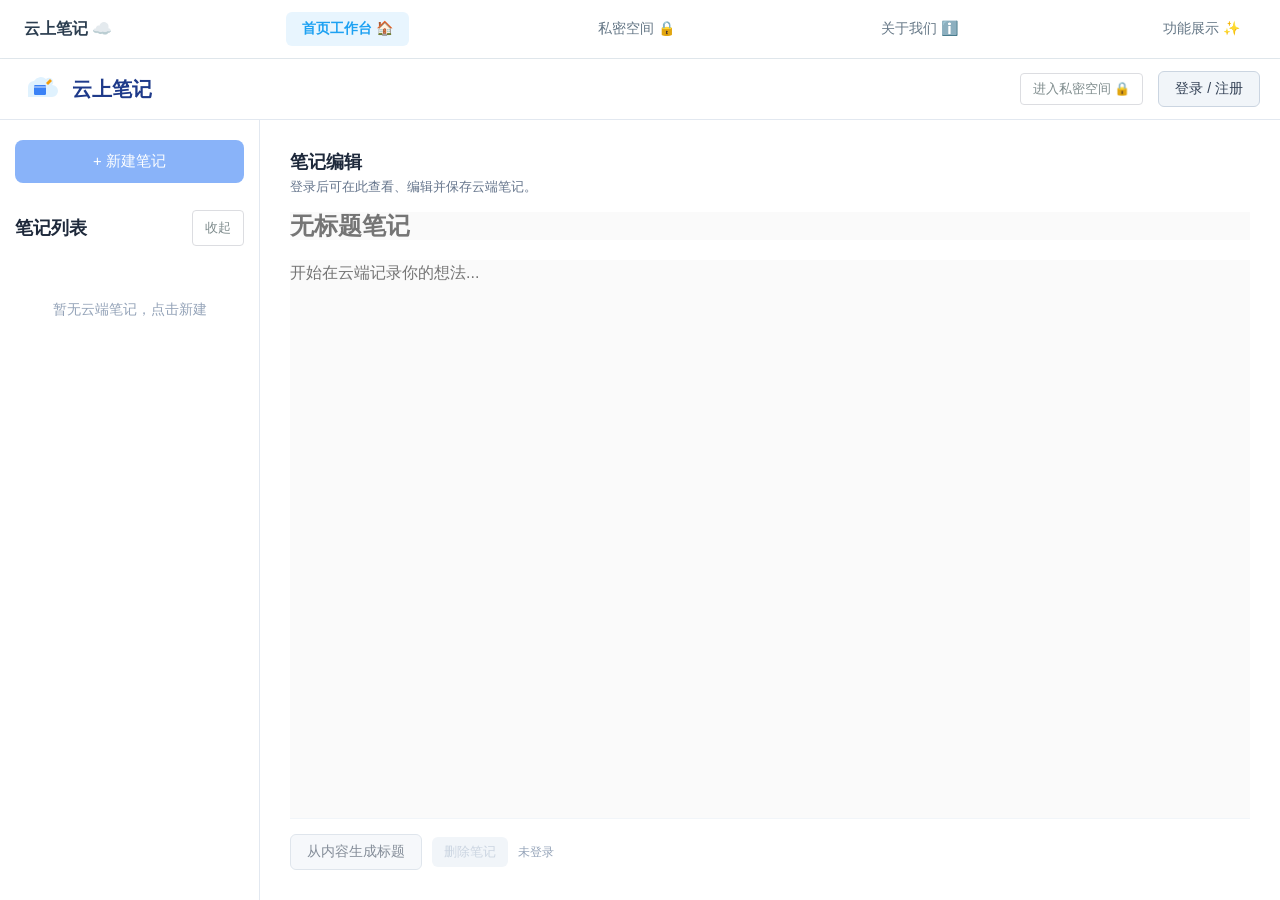
<file: index.html>
<!DOCTYPE html>
<html lang="zh-CN">
<head>
    <meta charset="UTF-8">
    <meta name="viewport" content="width=device-width, initial-scale=1.0">
        <meta http-equiv="Content-Security-Policy" content="
            default-src 'self';
            script-src 'self';
            style-src 'self';
            connect-src 'self' https://*.supabase.co https://supabase.com wss://*.supabase.co;
            form-action 'self' https://*.supabase.co https://supabase.com;
            img-src 'self' data:;
        ">
    <title>云上笔记 - 随心记录，云端相伴</title>
    <link rel="icon" href="favicon.svg" type="image/svg+xml">
    <link rel="stylesheet" href="style.css">
    <script src="config.js" defer></script>
    <script src="supabase.js" defer></script>
</head>
<body>
    <noscript>
        <div class="noscript-warning">请开启 JavaScript 后再访问本网站。</div>
    </noscript>
    <div id="global-navbar" class="navbar-box"></div>

    </div>
    <header>
        <div class="header-container">
            <div class="logo-container">
                <svg class="logo-svg" viewBox="0 0 100 100" width="40" height="40">
                    <path d="M20 70 L80 70 A15 15 0 0 0 80 40 A10 10 0 0 0 65 25 A20 20 0 0 0 35 30 A15 15 0 0 0 20 45 Z" fill="#e0f2fe"/>
                    <rect x="35" y="40" width="30" height="25" rx="3" fill="#3b82f6" />
                    <line x1="35" y1="45" x2="65" y2="45" stroke="#ffffff" stroke-width="2"/>
                    <path d="M65 35 L75 25 L80 30 L70 40 Z" fill="#f59e0b"/>
                </svg>
                <h1>云上笔记</h1>
            </div>
            <div class="user-auth-zone">
                <span id="user-email" class="user-email"></span>
                <button id="goToSecretBtn" class="btn-nav">进入私密空间 🔒</button>
                <button id="auth-btn" class="btn-secondary">登录 / 注册</button>
                <button id="delete-account-btn" class="btn-danger hidden">注销账户</button>
            </div>
        </div>
    </header>

    <main class="main-container">
        <section class="sidebar">
            <div class="sidebar-actions">
                <button id="new-note-btn" class="btn-primary" disabled>+ 新建笔记</button>
            </div>
            <div class="sidebar-header">
                <h2>笔记列表</h2>
                <button id="noteListToggleBtn" class="btn-nav" aria-expanded="true">收起</button>
            </div>
            <div id="notes-list" class="notes-list">
                <div class="placeholder-text">请先登录以同步云端笔记</div>
            </div>
        </section>

        <section class="editor-area">
            <div class="editor-header">
                <div class="editor-title-group">
                    <h2>笔记编辑</h2>
                    <p class="editor-hint">登录后可在此查看、编辑并保存云端笔记。</p>
                </div>
            </div>
            <input type="text" id="note-title" placeholder="无标题笔记" class="input-title" disabled>
            <textarea id="note-content" placeholder="开始在云端记录你的想法..." class="textarea-content" disabled></textarea>
            <div class="editor-footer">
                <button id="generate-title-btn" class="btn-secondary" disabled>从内容生成标题</button>
                <button id="delete-note-btn" class="btn-danger" disabled>删除笔记</button>
                <span id="save-status" class="status-text">未登录</span>
            </div>
        </section>
    </main>

    <div id="auth-modal" class="modal hidden">
        <div class="modal-content">
            <div class="auth-mode-buttons">
                <button type="button" id="login-mode-btn" class="btn-primary auth-mode-active">登录</button>
                <button type="button" id="register-mode-btn" class="btn-secondary">注册</button>
            </div>
            <h2 id="modal-title">账户登录</h2>
            <div id="auth-error" class="auth-error"></div>
            <input type="email" id="auth-input-email" placeholder="请输入邮箱">
            <input type="password" id="auth-input-password" placeholder="请输入密码">
            <div id="redirect-option-container" class="auth-redirect-option">
                <label>
                    <input type="checkbox" id="auth-redirect-checkbox" checked>
                    邮箱确认后跳回我的网站
                </label>
            </div>
            <div class="modal-buttons">
                <button id="submit-auth" class="btn-primary">登录</button>
                <button id="close-modal" class="btn-text">取消</button>
            </div>
        </div>
    </div>

    <div id="title-confirm-modal" class="modal hidden">
        <div class="modal-content">
            <h2>确认/编辑标题</h2>
            <input type="text" id="generated-title-input" placeholder="自动生成的标题" />
            <div class="modal-buttons">
                <button id="confirm-title-btn" class="btn-primary">确认并保存</button>
                <button id="cancel-title-btn" class="btn-secondary">取消</button>
            </div>
        </div>
    </div>
<script src="common.js" defer></script>
<script src="script.js" defer></script>
</body>
</html>
</file>
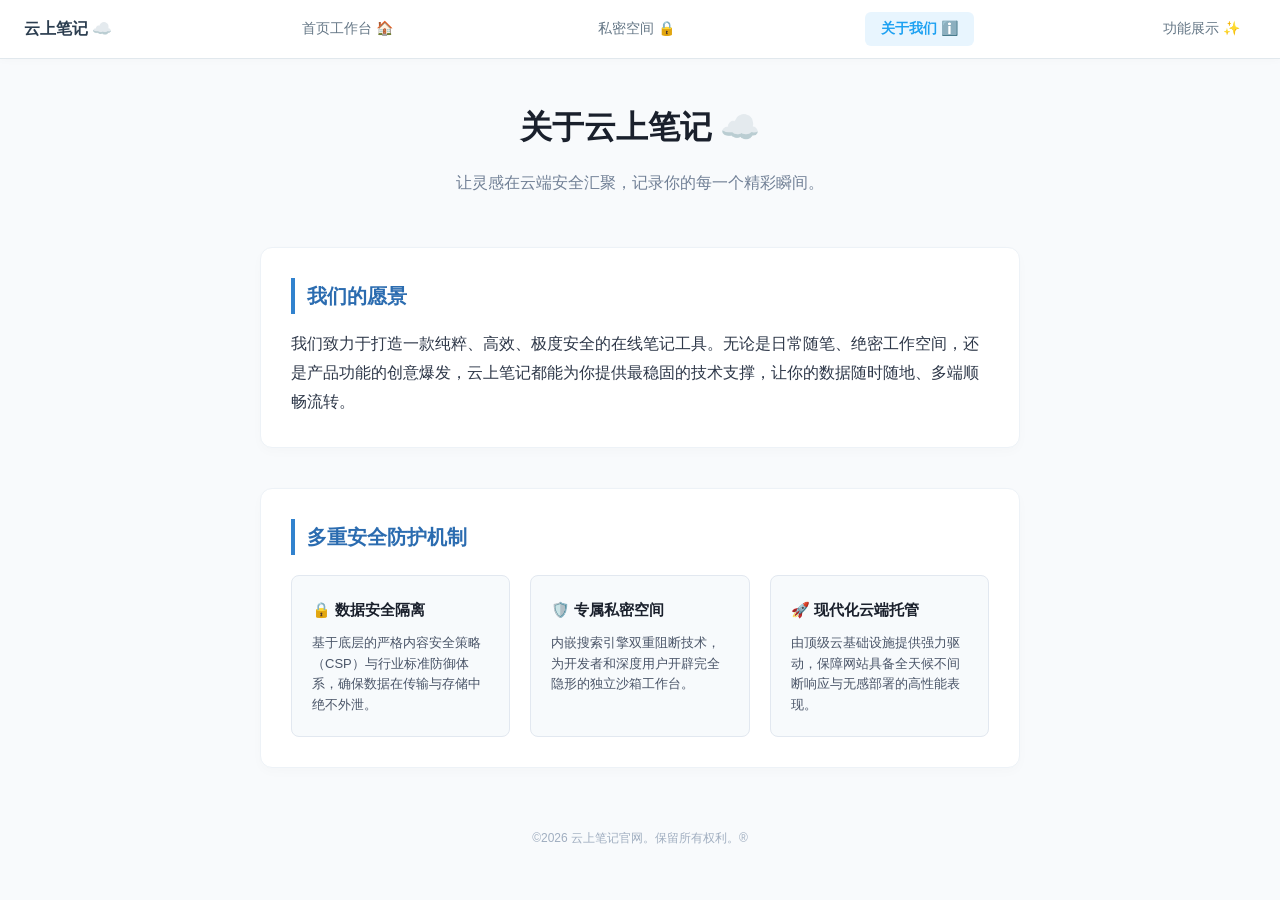
<file: about.html>
<!DOCTYPE html>
<html lang="zh-CN">
<head>
    <meta charset="UTF-8">
    <meta name="viewport" content="width=device-width, initial-scale=1.0">
    <title>关于我们 - 云上笔记</title>
    <link rel="stylesheet" href="style.css">
    <link rel="stylesheet" href="about.css">
</head>
<body>

    <div id="global-navbar"></div>

    <div class="about-container">
        <section class="about-hero">
            <h1>关于云上笔记 ☁️</h1>
            <p class="subtitle">让灵感在云端安全汇聚，记录你的每一个精彩瞬间。</p>
        </section>

        <section class="about-section">
            <h3>我们的愿景</h3>
            <p>我们致力于打造一款纯粹、高效、极度安全的在线笔记工具。无论是日常随笔、绝密工作空间，还是产品功能的创意爆发，云上笔记都能为你提供最稳固的技术支撑，让你的数据随时随地、多端顺畅流转。</p>
        </section>

        <section class="about-section">
            <h3>多重安全防护机制</h3>
            <div class="features-grid">
                <div class="feature-item">
                    <h4>🔒 数据安全隔离</h4>
                    <p>基于底层的严格内容安全策略（CSP）与行业标准防御体系，确保数据在传输与存储中绝不外泄。</p>
                </div>
                <div class="feature-item">
                    <h4>🛡️ 专属私密空间</h4>
                    <p>内嵌搜索引擎双重阻断技术，为开发者和深度用户开辟完全隐形的独立沙箱工作台。</p>
                </div>
                <div class="feature-item">
                    <h4>🚀 现代化云端托管</h4>
                    <p>由顶级云基础设施提供强力驱动，保障网站具备全天候不间断响应与无感部署的高性能表现。</p>
                </div>
            </div>
        </section>

        <footer class="about-footer">
            <p>&copy;2026 云上笔记官网。保留所有权利。&reg;</p>
        </footer>
    </div>
    <script src="common.js"></script>
</body>
</html>
</file>
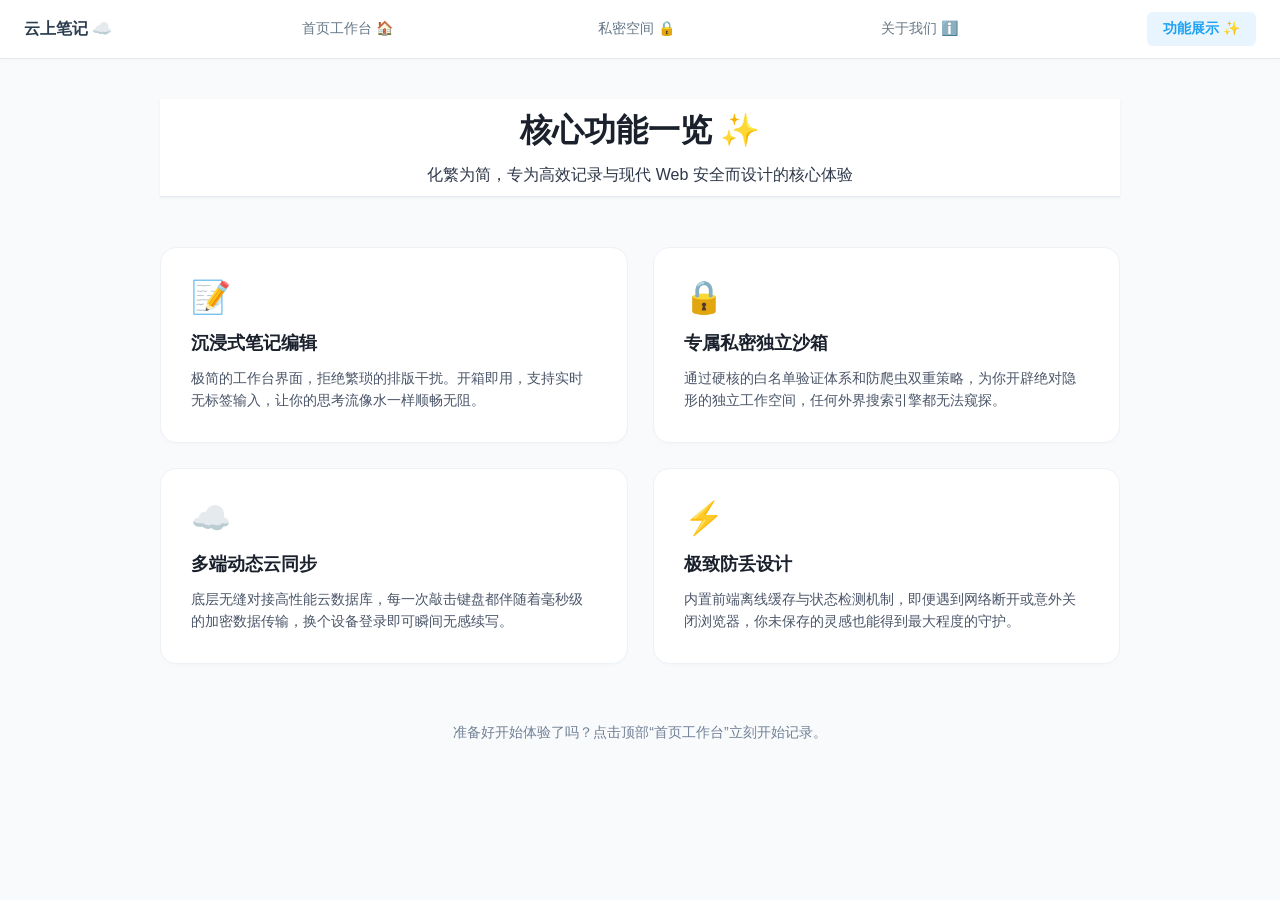
<file: display.html>
<!DOCTYPE html>
<html lang="zh-CN">
<head>
    <meta charset="UTF-8">
    <meta name="viewport" content="width=device-width, initial-scale=1.0">
    <title>功能展示 - 云上笔记</title>
    
    <link rel="stylesheet" href="style.css">
    <link rel="stylesheet" href="display.css">
</head>
<body>

    <div id="global-navbar"></div>

    <div class="display-container">
        <header class="display-header">
            <h1>核心功能一览 ✨</h1>
            <p class="subtitle">化繁为简，专为高效记录与现代 Web 安全而设计的核心体验</p>
        </header>

        <main class="cards-grid">
            
            <div class="card">
                <div class="card-icon">📝</div>
                <h3>沉浸式笔记编辑</h3>
                <p>极简的工作台界面，拒绝繁琐的排版干扰。开箱即用，支持实时无标签输入，让你的思考流像水一样顺畅无阻。</p>
            </div>

            <div class="card">
                <div class="card-icon">🔒 </div>
                <h3>专属私密独立沙箱</h3>
                <p>通过硬核的白名单验证体系和防爬虫双重策略，为你开辟绝对隐形的独立工作空间，任何外界搜索引擎都无法窥探。</p>
            </div>

            <div class="card">
                <div class="card-icon">☁️</div>
                <h3>多端动态云同步</h3>
                <p>底层无缝对接高性能云数据库，每一次敲击键盘都伴随着毫秒级的加密数据传输，换个设备登录即可瞬间无感续写。</p>
            </div>

            <div class="card">
                <div class="card-icon">⚡</div>
                <h3>极致防丢设计</h3>
                <p>内置前端离线缓存与状态检测机制，即便遇到网络断开或意外关闭浏览器，你未保存的灵感也能得到最大程度的守护。</p>
            </div>

        </main>

        <footer class="display-footer">
            <p>准备好开始体验了吗？点击顶部“首页工作台”立刻开始记录。</p>
        </footer>
    </div>

    <script src="common.js"></script>
</body>
</html>
</file>
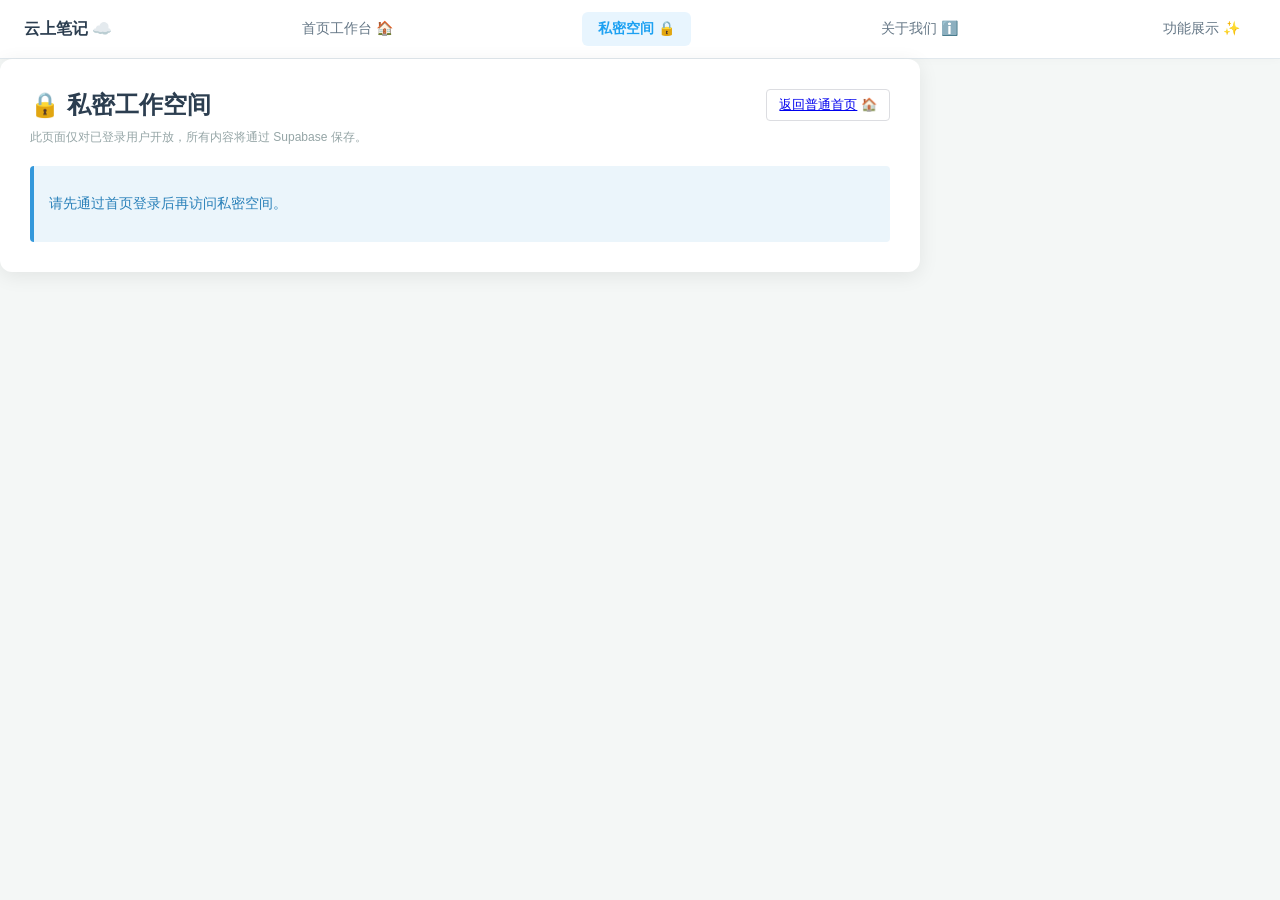
<file: secret_page.html>
<!DOCTYPE html>
<html lang="zh-CN">
<head>
    <meta charset="UTF-8">
    <meta name="viewport" content="width=device-width, initial-scale=1.0">
    <title>私密工作台 - 云上笔记</title>

    <meta name="robots" content="noindex, nofollow, noarchive">
    <meta name="googlebot" content="noindex, nofollow">
    <meta name="baiduspider" content="noindex, nofollow">

    <link rel="stylesheet" href="secret_style.css">
    <script src="config.js" defer></script>
    <script src="supabase.js" defer></script>
    <script src="secret_script.js"></script>
</head>
<body>
    <div id="global-navbar" class="navbar-box"></div>
    </div>
    <div class="secret-container">
        <header class="secret-header">
            <div class="secret-header-top">
                <h2>🔒 私密工作空间</h2>
                <button id="backToHomeBtn" class="btn-nav"><a href="index.html">返回普通首页</a> 🏠</button>
            </div>
            <p class="security-tip">此页面仅对已登录用户开放，所有内容将通过 Supabase 保存。</p>
        </header>

        <main class="secret-content">
            <div id="authStatus" class="auth-box">
                <p>正在验证登录状态...</p>
            </div>

            <div id="workArea" class="work-area hidden">
                <div class="secret-layout">
                    <aside class="secret-sidebar">
                        <div class="secret-sidebar-top">
                            <h3>私密笔记</h3>
                        </div>
                        <div id="secretNotesList" class="secret-notes-list"></div>
                    </aside>

                    <section class="secret-editor-area">
                        <div id="secretEmptyState" class="secret-empty-state">
                            <div class="empty-state-card">
                                <p>当前还没有私密笔记。点击下面按钮创建你的第一条私密内容。</p>
                                <button id="newSecretNoteBtn" class="btn-primary">+ 新建私密笔记</button>
                            </div>
                        </div>

                        <div id="secretEditorArea" class="secret-editor hidden">
                            <input type="text" id="secretTitle" class="secret-title-input" placeholder="私密笔记标题">
                            <textarea id="secretNote" placeholder="在这里记录你的私密想法..."></textarea>
                            <div class="secret-actions">
                                <button id="saveBtn" class="btn-primary">保存</button>
                                <button id="deleteSecretBtn" class="btn-danger">删除</button>
                            </div>
                            <p id="statusMsg" class="status-message"></p>
                        </div>
                    </section>
                </div>
            </div>
        </main>
    </div>
<script src="config.js"></script>
<script src="supabase.js"></script>
<script src="common.js"></script>
<script src="secret_script.js"></script>

</body>
</html>
</file>
<file: style.css>
* {
    margin: 0;
    padding: 0;
    box-sizing: border-box;
    font-family: 'PingFang SC', 'Microsoft YaHei', sans-serif;
}

body {
    background-color: #f8fafc;
    color: #334155;
    min-height: 100vh;
    display: flex;
    flex-direction: column;
    overflow-x: hidden;
    -webkit-text-size-adjust: 100%;
}

button,
input,
textarea {
    font-family: inherit;
}

.logo-svg {
    width: 40px;
    height: 40px;
    flex-shrink: 0;
}

header {
    background-color: #ffffff;
    padding: 10px 20px;
    border-bottom: 1px solid #e2e8f0;
    box-shadow: 0 1px 3px rgba(0,0,0,0.05);
}

.logo-container {
    display: flex;
    align-items: center;
    gap: 12px;
}

.logo-container h1 {
    font-size: 20px;
    color: #1e3a8a;
    font-weight: 600;
}

.main-container {
    display: flex;
    flex: 1 1 auto;
    overflow: hidden;
    min-height: 0;
}

.sidebar {
    width: 260px;
    min-width: 260px;
    background-color: #ffffff;
    border-right: 1px solid #e2e8f0;
    padding: 20px 15px;
    display: flex;
    flex-direction: column;
    gap: 15px;
}

.sidebar-header,
.editor-header {
    display: flex;
    justify-content: space-between;
    align-items: center;
    gap: 12px;
}

.sidebar-header h2,
.editor-header h2 {
    font-size: 18px;
    color: #1e293b;
}

.sidebar-actions {
    display: flex;
    justify-content: flex-start;
    margin-bottom: 12px;
}

.sidebar-actions .btn-primary {
    width: 100%;
}

.sidebar-header {
    align-items: center;
}

.sidebar-header .btn-nav {
    padding: 8px 12px;
    font-size: 13px;
}

.notes-list.collapsed {
    display: none;
}

.editor-header {
    margin-bottom: 16px;
}

.editor-title-group p.editor-hint {
    margin-top: 4px;
    font-size: 13px;
    color: #64748b;
}

.btn-primary {
    background-color: #3b82f6;
    color: white;
    border: none;
    padding: 12px;
    border-radius: 8px;
    font-size: 15px;
    cursor: pointer;
    font-weight: 500;
    transition: background 0.2s;
}

.btn-primary:hover {
    background-color: #2563eb;
}
.btn-primary:disabled,
.btn-secondary:disabled {
    opacity: 0.6;
    cursor: not-allowed;
}

.notes-list {
    flex: 1;
    overflow-y: auto;
    display: flex;
    flex-direction: column;
    gap: 8px;
}

.note-item {
    padding: 12px;
    background: #f8fafc;
    border-radius: 6px;
    cursor: pointer;
    border: 1px solid transparent;
    transition: all 0.2s;
}

.note-item:hover, .note-item.active {
    background: #eff6ff;
    border-color: #bfdbfe;
}

.note-item-title {
    font-weight: 500;
    font-size: 14px;
    line-height: 1.4;
    word-break: break-word;
    overflow: hidden;
    text-overflow: ellipsis;
    display: -webkit-box;
    -webkit-line-clamp: 2;
    line-clamp: 2;
    -webkit-box-orient: vertical;
}

.editor-area {
    flex: 1 1 auto;
    display: flex;
    flex-direction: column;
    background: #ffffff;
    padding: 30px;
    min-width: 0;
}

.input-title {
    border: none;
    outline: none;
    font-size: 24px;
    font-weight: 600;
    margin-bottom: 20px;
    color: #1e293b;
    width: 100%;
}

.textarea-content {
    flex: 1;
    border: none;
    outline: none;
    resize: none;
    font-size: 16px;
    line-height: 1.6;
    color: #334155;
}

.editor-footer {
    padding-top: 15px;
    border-top: 1px solid #f1f5f9;
    display: flex;
    justify-content: space-between;
    align-items: center;
    flex-wrap: wrap;
    gap: 10px;
}

.editor-footer button {
    float: none !important;
}

.status-text {
    font-size: 12px;
    color: #94a3b8;
    flex: 1 1 auto;
    min-width: 120px;
}

@media screen and (max-width: 820px) {
    header {
        padding: 12px 16px;
    }

    .header-container {
        flex-direction: column;
        align-items: stretch;
    }

    .user-auth-zone {
        justify-content: space-between;
        width: 100%;
    }

    .main-container {
        flex-direction: column;
        overflow: visible;
    }

    .sidebar {
        width: 100%;
        min-width: 0;
        border-right: none;
        border-bottom: 1px solid #e2e8f0;
        padding: 16px;
    }

    .sidebar-header,
    .editor-header {
        flex-direction: column;
        align-items: stretch;
    }

    .editor-area {
        padding: 20px;
    }

    .input-title {
        font-size: 20px;
    }

    .textarea-content {
        font-size: 15px;
    }

    .editor-footer {
        justify-content: flex-start;
        flex-direction: column;
        align-items: stretch;
    }

    .editor-footer button {
        width: 100%;
    }

    .modal-content {
        padding: 24px;
    }
}

@media screen and (max-width: 520px) {
    header {
        padding: 12px 12px;
    }

    .logo-container {
        gap: 10px;
    }

    .logo-container h1 {
        font-size: 18px;
    }

    .user-auth-zone {
        gap: 10px;
    }

    .sidebar {
        padding: 14px 12px;
    }

    .btn-primary,
    .btn-secondary,
    .btn-danger,
    .btn-nav {
        width: 100%;
        padding: 12px;
        font-size: 14px;
    }

    .sidebar-header,
    .editor-header {
        align-items: stretch;
    }

    .editor-header h2 {
        font-size: 16px;
    }

    .editor-title-group p.editor-hint {
        font-size: 12px;
    }

    .modal-content {
        padding: 20px;
    }
}

.header-container {
    display: flex;
    justify-content: space-between;
    align-items: center;
    flex-wrap: wrap;
    gap: 12px;
}
.user-auth-zone {
    display: flex;
    align-items: center;
    gap: 15px;
    flex-wrap: wrap;
}
.user-email {
    font-size: 14px;
    color: #64748b;
}
.btn-secondary {
    background-color: #f1f5f9;
    color: #334155;
    border: 1px solid #cbd5e1;
    padding: 8px 16px;
    border-radius: 6px;
    cursor: pointer;
    font-size: 14px;
}
.btn-secondary:hover {
    background-color: #e2e8f0;
}
.btn-text {
    background: none;
    border: none;
    color: #64748b;
    cursor: pointer;
}

.modal {
    position: fixed;
    top: 0; left: 0; width: 100vw; height: 100vh;
    background: rgba(0, 0, 0, 0.4);
    display: flex;
    justify-content: center;
    align-items: center;
    z-index: 999;
}
.hidden {
    display: none !important;
}

.modal.hidden {
    display: none !important;
}
.modal-content {
    background: white;
    padding: 30px;
    border-radius: 12px;
    width: min(90vw, 360px);
    display: flex;
    flex-direction: column;
    gap: 15px;
    box-shadow: 0 10px 25px rgba(0,0,0,0.1);
}
.auth-mode-buttons {
    display: flex;
    gap: 10px;
}
.auth-mode-buttons button {
    flex: 1;
}
.auth-error {
    color: #dc2626;
    font-size: 13px;
    min-height: 18px;
}
.modal-content h2 {
    font-size: 20px;
    color: #1e293b;
}
.modal-content input {
    padding: 10px;
    border: 1px solid #cbd5e1;
    border-radius: 6px;
    outline: none;
}
.modal-content input:focus {
    border-color: #3b82f6;
    box-shadow: 0 0 0 3px rgba(59, 130, 246, 0.15);
}
.modal-buttons {
    display: flex;
    flex-direction: column;
    gap: 10px;
    margin-top: 10px;
}

/* Title confirm modal overrides */
#title-confirm-modal .modal-content {
    width: min(90vw, 420px);
}
#generated-title-input {
    padding: 10px;
    border: 1px solid #cbd5e1;
    border-radius: 6px;
    outline: none;
}
#generated-title-input:focus {
    border-color: #10b981;
    box-shadow: 0 0 0 3px rgba(16,185,129,0.12);
}
.placeholder-text {
    text-align: center;
    color: #94a3b8;
    margin-top: 40px;
    font-size: 14px;
}

.noscript-warning {
    padding: 18px 16px;
    text-align: center;
    background: #fef2f2;
    color: #b91c1c;
    border-bottom: 1px solid #fca5a5;
    font-size: 14px;
}

.btn-danger {
    background-color: #ef4444;
    color: white;
    border: none;
    padding: 6px 12px;
    border-radius: 6px;
    cursor: pointer;
    font-size: 13px;
    transition: background 0.2s;
}
.btn-danger:hover {
    background-color: #dc2626;
}
.btn-danger:disabled {
    background-color: #f1f5f9;
    color: #cbd5e1;
    cursor: not-allowed;
}

.btn-nav {
    background: none;
    border: 1px solid #dcdde1;
    padding: 6px 12px;
    font-size: 13px;
    border-radius: 4px;
    cursor: pointer;
    color: #7f8c8d;
    transition: all 0.2s;
}
.btn-nav:hover {
    background-color: #f5f6fa;
    color: #2c3e50;
    border-color: #b2bec3;
}

#global-navbar {
    display: flex;
    justify-content: space-between; 
    align-items: center;        
    background-color: #ffffff;
    padding: 12px 24px;
    border-bottom: 1px solid #e1e8ed;
    box-shadow: 0 2px 8px rgba(0,0,0,0.02);
    box-sizing: border-box;
}


.g-nav__item {
    text-decoration: none !important; 
    color: #657786 !important;      
    font-size: 14px;
    font-weight: 500;
    padding: 8px 16px;
    border-radius: 6px;
    transition: all 0.2s ease;
    display: inline-flex;
    align-items: center;
}

.g-nav__item:hover {
    color: #1da1f2 !important;
    background-color: #f5f8fa !important;
}

.nav-logo {
    font-weight: bold;
    font-size: 16px;
    color: #2c3e50;
}


.g-nav__item.is-active {
    color: #1da1f2 !important;          
    background-color: #e8f5fe !important; 
    font-weight: bold;                   
}
</file>
<file: about.css>
.about-container {
    max-width: 800px;
    margin: 40px auto;
    padding: 0 20px;
    color: #2d3748;
    line-height: 1.8;
}

.about-hero {
    text-align: center;
    margin-bottom: 50px;
}

.about-hero h1 {
    font-size: 32px;
    color: #1a202c;
    margin-bottom: 12px;
}

.subtitle {
    font-size: 16px;
    color: #718096;
}

.about-section {
    margin-bottom: 40px;
    background: #ffffff;
    padding: 30px;
    border-radius: 12px;
    box-shadow: 0 4px 12px rgba(0, 0, 0, 0.02);
    border: 1px solid #edf2f7;
}

.about-section h3 {
    font-size: 20px;
    color: #2b6cb0;
    margin-top: 0;
    margin-bottom: 16px;
    border-left: 4px solid #3182ce;
    padding-left: 12px;
}

.features-grid {
    display: flex;
    gap: 20px;
    margin-top: 20px;
}

.feature-item {
    flex: 1;
    background: #f7fafc;
    padding: 20px;
    border-radius: 8px;
    border: 1px solid #e2e8f0;
}

.feature-item h4 {
    margin-top: 0;
    margin-bottom: 10px;
    color: #1a202c;
    font-size: 15px;
}

.feature-item p {
    font-size: 13px;
    color: #4a5568;
    margin: 0;
    line-height: 1.6;
}

.about-footer {
    text-align: center;
    margin-top: 60px;
    font-size: 12px;
    color: #a0aec0;
}

@media (max-width: 768px) {
    .features-grid {
        flex-direction: column;
    }
}


#global-navbar {
    display: flex;
    justify-content: space-between; 
    align-items: center;          
    background-color: #ffffff;
    padding: 12px 24px;
    border-bottom: 1px solid #e1e8ed;
    box-shadow: 0 2px 8px rgba(0,0,0,0.02);
    box-sizing: border-box;
}


.g-nav__item {
    text-decoration: none !important; 
    color: #657786 !important;       
    font-size: 14px;
    font-weight: 500;
    padding: 8px 16px;
    border-radius: 6px;
    transition: all 0.2s ease;
    display: inline-flex;
    align-items: center;
}

.g-nav__item:hover {
    color: #1da1f2 !important;
    background-color: #f5f8fa !important;
}

.nav-logo {
    font-weight: bold;
    font-size: 16px;
    color: #2c3e50;
}


.g-nav__item.is-active {
    color: #1da1f2 !important;         
    background-color: #e8f5fe !important; 
    font-weight: bold;              
}
</file>
<file: display.css>
.display-container {
    max-width: 1000px;
    margin: 40px auto;
    padding: 0 20px;
    color: #2d3748;
}

.display-header {
    text-align: center;
    margin-bottom: 50px;
}

.display-header h1 {
    font-size: 32px;
    color: #1a202c;
    margin-bottom: 12px;
}

.cards-grid {
    display: grid;
    grid-template-columns: repeat(2, 1fr);
    gap: 25px;
}

.card {
    background: #ffffff;
    padding: 30px;
    border-radius: 16px;
    border: 1px solid #edf2f7;
    box-shadow: 0 4px 6px -1px rgba(0, 0, 0, 0.01), 0 2px 4px -1px rgba(0, 0, 0, 0.01);
    transition: transform 0.2s ease, box-shadow 0.2s ease;
}

.card:hover {
    transform: translateY(-4px);
    box-shadow: 0 10px 20px -5px rgba(0, 0, 0, 0.05);
    border-color: #cbd5e0;
}

.card-icon {
    font-size: 32px;
    margin-bottom: 15px;
}

.card h3 {
    margin-top: 0;
    margin-bottom: 12px;
    font-size: 18px;
    color: #1a202c;
}

.card p {
    font-size: 14px;
    color: #4a5568;
    line-height: 1.6;
    margin: 0;
}

.display-footer {
    text-align: center;
    margin-top: 60px;
    font-size: 14px;
    color: #718096;
}

@media (max-width: 768px) {
    .cards-grid {
        grid-template-columns: 1fr;
    }
}




#global-navbar {
    display: flex;
    justify-content: space-between; 
    align-items: center;           
    background-color: #ffffff;
    padding: 12px 24px;
    border-bottom: 1px solid #e1e8ed;
    box-shadow: 0 2px 8px rgba(0,0,0,0.02);
    box-sizing: border-box;
}


.g-nav__item {
    text-decoration: none !important;
    color: #657786 !important;      
    font-size: 14px;
    font-weight: 500;
    padding: 8px 16px;
    border-radius: 6px;
    transition: all 0.2s ease;
    display: inline-flex;
    align-items: center;
}

.g-nav__item:hover {
    color: #1da1f2 !important;
    background-color: #f5f8fa !important;
}

.nav-logo {
    font-weight: bold;
    font-size: 16px;
    color: #2c3e50;
}

.g-nav__item.is-active {
    color: #1da1f2 !important;           
    background-color: #e8f5fe !important; 
    font-weight: bold;                  
}
</file>
<file: secret_style.css>
body {
    margin: 0;
    padding: 0;
    font-family: -apple-system, BlinkMacSystemFont, "Segoe UI", Roboto, Helvetica, Arial, sans-serif;
    background-color: #f4f7f6;
    color: #333;
    /*display: flex;*/
    justify-content: center;
    align-items: center;
    min-height: 100vh;
}

.secret-container {
    background: #ffffff;
    padding: 30px;
    border-radius: 12px;
    box-shadow: 0 4px 20px rgba(0, 0, 0, 0.08);
    width: 100%;
    max-width: 920px;
    box-sizing: border-box;
}

.secret-header-top {
    display: flex;
    justify-content: space-between;
    align-items: center;
    gap: 12px;
    margin-bottom: 8px;
}

.secret-header h2 {
    margin: 0;
    color: #2c3e50;
    font-size: 24px;
}

.security-tip {
    font-size: 12px;
    color: #95a5a6;
    margin: 0 0 20px 0;
}

.auth-box {
    padding: 15px;
    background-color: #ebf5fb;
    border-left: 4px solid #3498db;
    border-radius: 4px;
    color: #2980b9;
    font-size: 14px;
}

.secret-layout {
    display: grid;
    grid-template-columns: 260px 1fr;
    gap: 16px;
    margin-top: 16px;
}

.secret-sidebar {
    background: #f8fafc;
    border: 1px solid #e2e8f0;
    border-radius: 10px;
    padding: 12px;
    display: flex;
    flex-direction: column;
    min-height: 360px;
}

.secret-sidebar-top {
    display: flex;
    justify-content: space-between;
    align-items: center;
    margin-bottom: 10px;
}

.secret-sidebar h3 {
    margin: 0;
    font-size: 15px;
    color: #334155;
}

.secret-notes-list {
    display: flex;
    flex-direction: column;
    gap: 8px;
    overflow-y: auto;
}

.secret-notes-list.hidden {
    display: none;
}

.secret-note-item {
    text-align: left;
    border: 1px solid #e2e8f0;
    background: #ffffff;
    border-radius: 8px;
    padding: 10px;
    cursor: pointer;
    color: #334155;
}

.secret-note-item.active {
    border-color: #3498db;
    background: #eff6ff;
}

.secret-note-title {
    font-weight: 600;
    display: block;
    margin-bottom: 4px;
}

.secret-note-meta {
    font-size: 12px;
    color: #64748b;
}

.secret-editor {
    display: flex;
    flex-direction: column;
    gap: 10px;
}

.secret-empty-state {
    display: flex;
    justify-content: center;
    align-items: center;
    min-height: 320px;
}

.empty-state-card {
    width: 100%;
    max-width: 420px;
    background: #f8fafc;
    border: 1px solid #e2e8f0;
    border-radius: 14px;
    padding: 28px;
    text-align: center;
    color: #334155;
    box-shadow: inset 0 1px 3px rgba(15, 23, 42, 0.04);
}

.empty-state-card p {
    margin-bottom: 18px;
    line-height: 1.8;
    color: #475569;
}

.secret-editor-area {
    display: flex;
    flex-direction: column;
    gap: 10px;
}

.secret-title-input {
    border: 1px solid #dcdde1;
    border-radius: 8px;
    padding: 10px 12px;
    font-size: 16px;
}

textarea {
    width: 100%;
    min-height: 220px;
    padding: 12px;
    border: 1px solid #dcdde1;
    border-radius: 8px;
    resize: vertical;
    box-sizing: border-box;
    font-size: 14px;
}

textarea:focus, .secret-title-input:focus {
    outline: none;
    border-color: #3498db;
}

.secret-actions {
    display: flex;
    gap: 10px;
}

.btn-primary,
.btn-secondary,
.btn-danger,
.btn-nav {
    border: none;
    border-radius: 6px;
    padding: 8px 12px;
    cursor: pointer;
    transition: all 0.2s;
}

.btn-primary {
    background-color: #2ecc71;
    color: white;
}

.btn-primary:hover {
    background-color: #27ae60;
}

.btn-secondary {
    background-color: #e2e8f0;
    color: #334155;
}

.btn-secondary:hover {
    background-color: #cbd5e1;
}

.btn-danger {
    background-color: #ef4444;
    color: white;
}

.btn-danger:hover {
    background-color: #dc2626;
}

.status-message {
    font-size: 13px;
    min-height: 20px;
    color: #64748b;
}

.hidden {
    display: none;
}

.btn-nav {
    background: none;
    border: 1px solid #dcdde1;
    padding: 6px 12px;
    font-size: 13px;
    border-radius: 4px;
    color: #7f8c8d;
}

.btn-nav:hover {
    background-color: #f5f6fa;
    color: #2c3e50;
    border-color: #b2bec3;
}

@media screen and (max-width: 760px) {
    .secret-layout {
        grid-template-columns: 1fr;
    }

    .secret-header-top {
        flex-direction: column;
        align-items: flex-start;
    }

    .secret-sidebar,
    .secret-editor {
        min-height: auto;
    }

    .secret-sidebar {
        padding: 16px;
    }

    .secret-actions {
        flex-direction: column;
    }

    .secret-actions button,
    .btn-nav,
    .empty-state-card button {
        width: 100%;
    }

    .secret-title-input,
    textarea {
        font-size: 15px;
    }
}

@media screen and (max-width: 520px) {
    .secret-container {
        padding: 20px;
        border-radius: 10px;
    }

    .secret-header h2 {
        font-size: 22px;
    }

    .secret-sidebar-top,
    .secret-header-top {
        flex-direction: column;
        align-items: stretch;
    }

    .secret-sidebar,
    .secret-editor {
        width: 100%;
    }

    .secret-note-item {
        padding: 12px;
    }

    .secret-title-input,
    textarea {
        padding: 10px;
    }
}

#global-navbar {
    display: flex;
    justify-content: space-between; 
    align-items: center;            
    background-color: #ffffff;
    padding: 12px 24px;
    border-bottom: 1px solid #e1e8ed;
    box-shadow: 0 2px 8px rgba(0,0,0,0.02);
    box-sizing: border-box;
}


.g-nav__item {
    text-decoration: none !important;
    color: #657786 !important;    
    font-size: 14px;
    font-weight: 500;
    padding: 8px 16px;
    border-radius: 6px;
    transition: all 0.2s ease;
    display: inline-flex;
    align-items: center;
}

.g-nav__item:hover {
    color: #1da1f2 !important;
    background-color: #f5f8fa !important;
}

.nav-logo {
    font-weight: bold;
    font-size: 16px;
    color: #2c3e50;
}




.g-nav__item.is-active {
    color: #1da1f2 !important;           
    background-color: #e8f5fe !important; 
    font-weight: bold;                   
}
</file>
